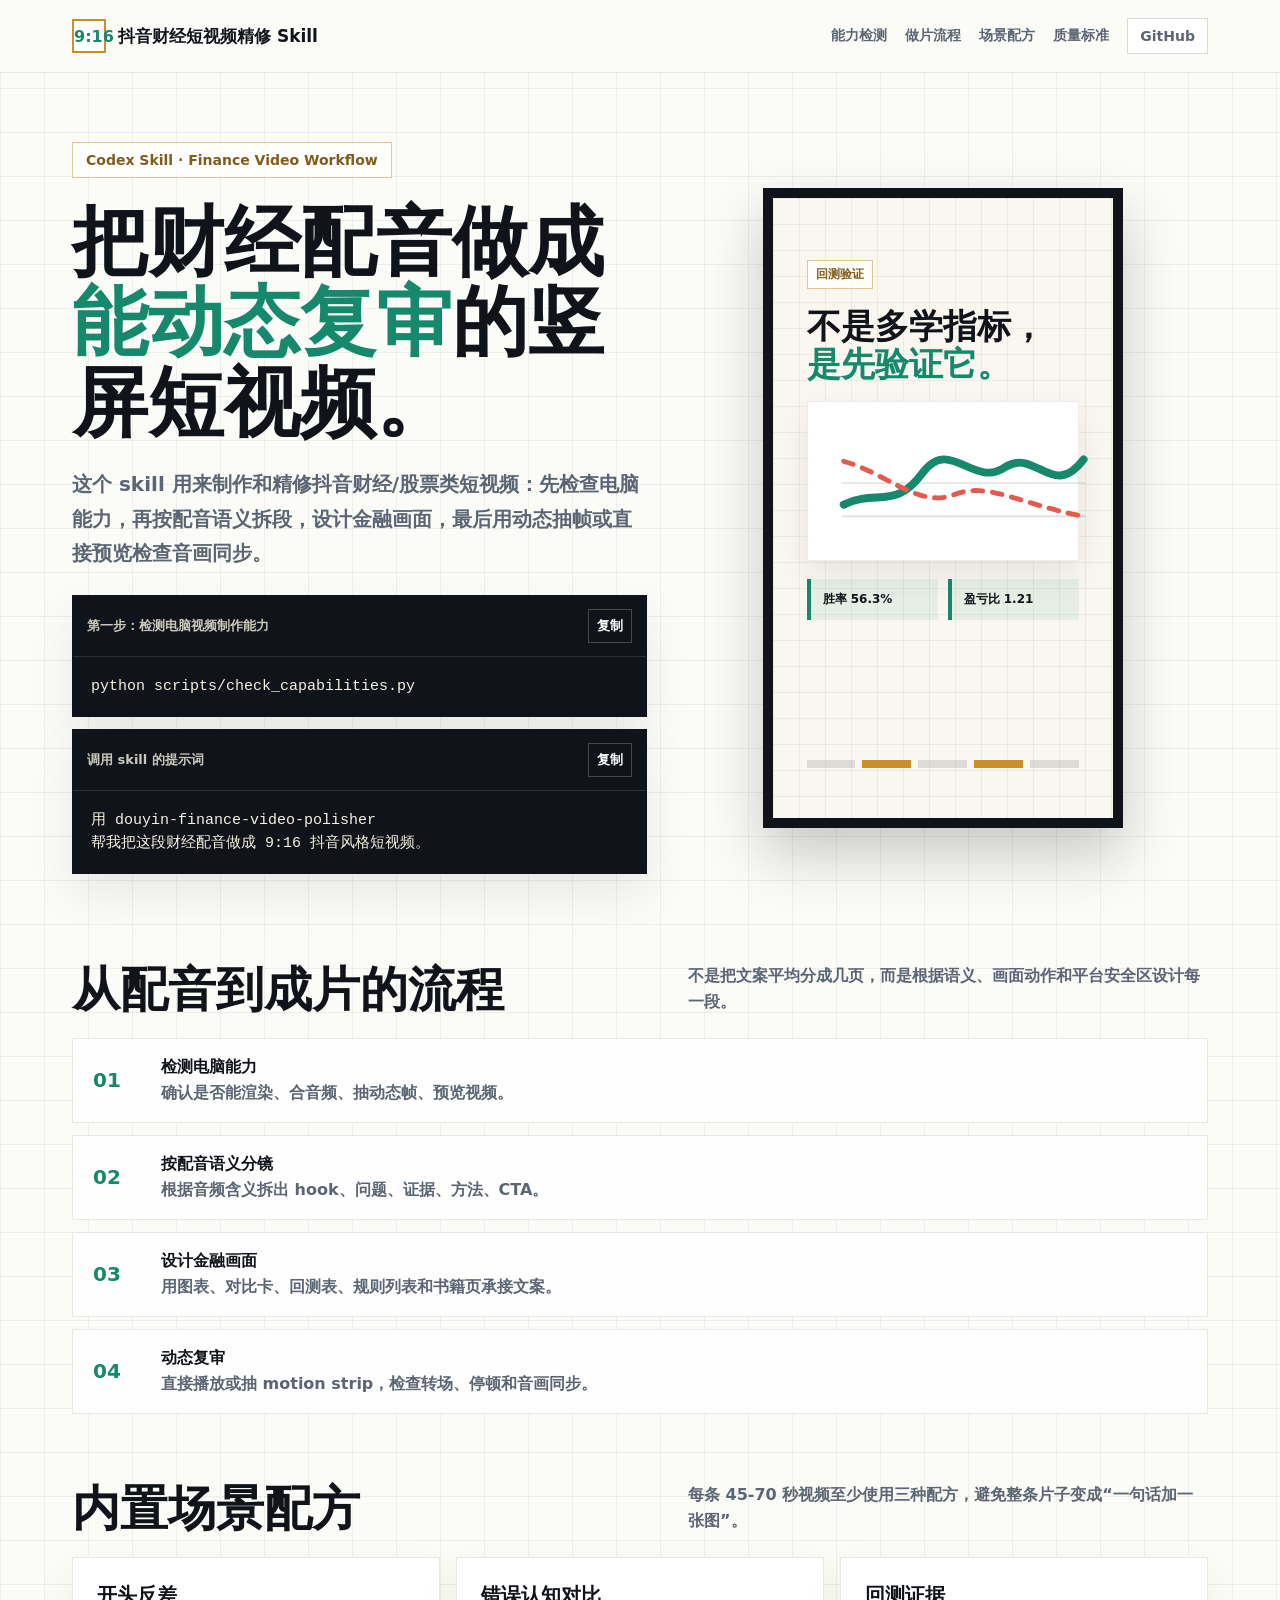
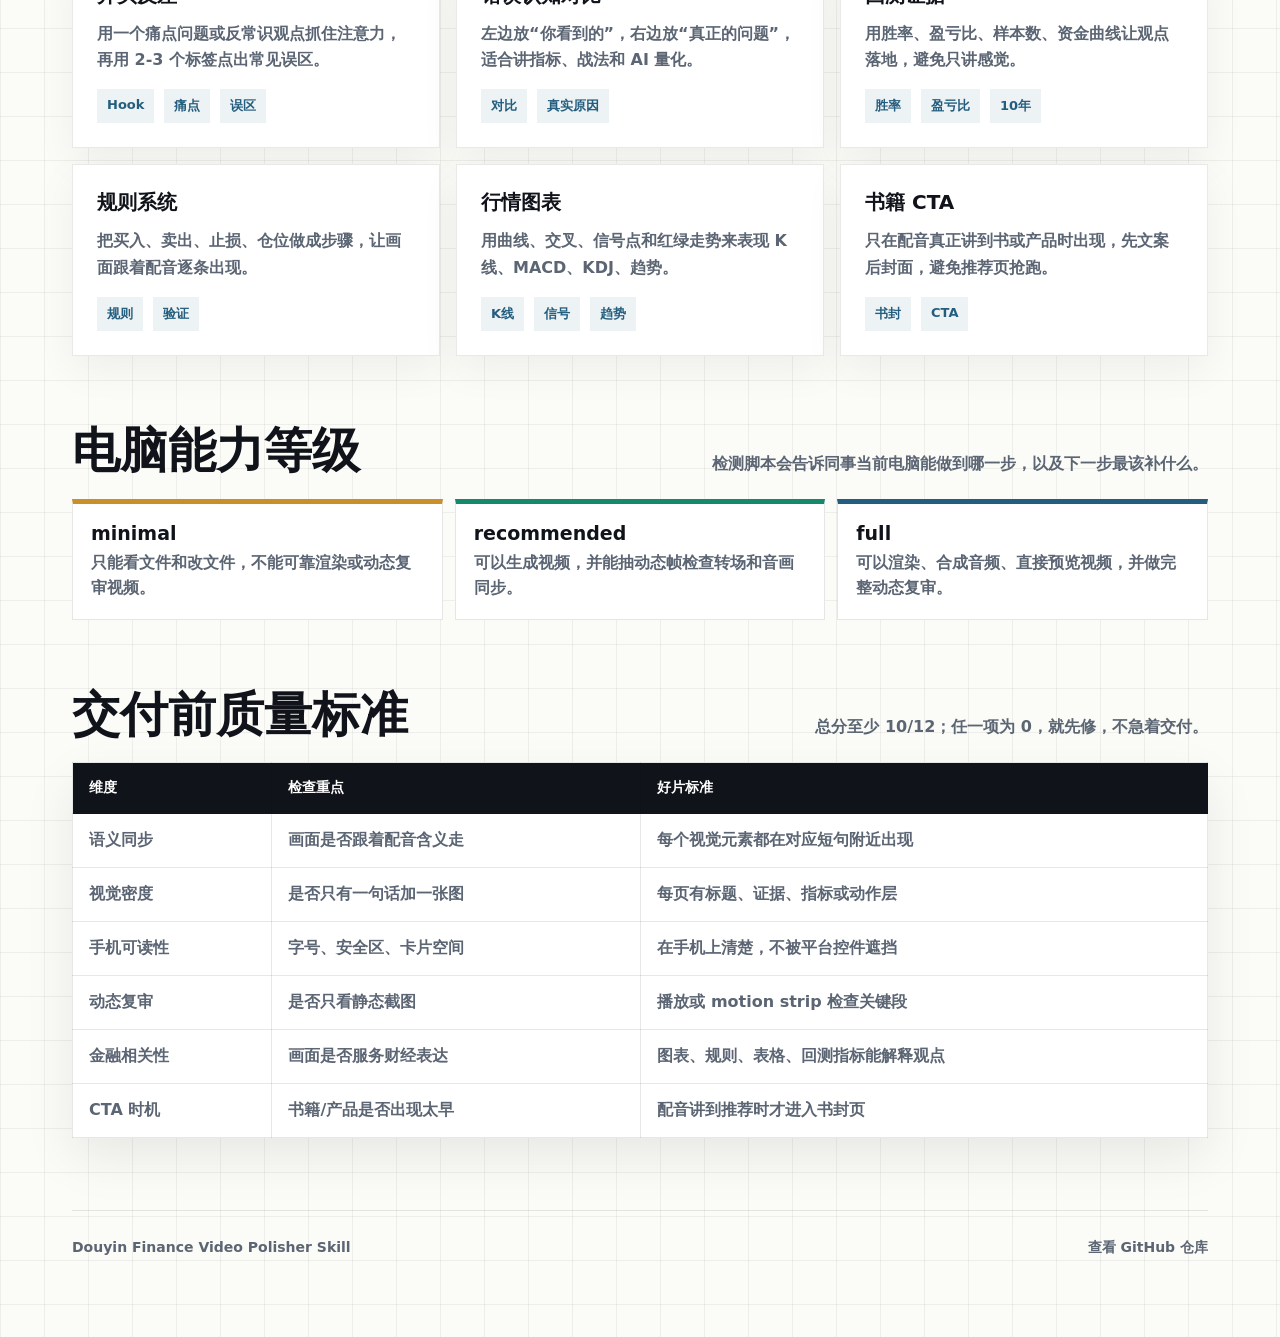
<file: docs/index.html>
<!doctype html>
<html lang="zh-CN">
  <head>
    <meta charset="utf-8" />
    <meta name="viewport" content="width=device-width, initial-scale=1" />
    <title>抖音财经短视频精修 Skill</title>
    <meta
      name="description"
      content="一个用于制作和精修抖音财经短视频的 Codex skill，支持能力检测、语义分镜、动态复审和质量评分。"
    />
    <style>
      :root {
        --ink: #10131a;
        --muted: #5b6573;
        --line: #d9dfdd;
        --paper: #fbfbf7;
        --panel: #ffffff;
        --gold: #c88f2b;
        --green: #16886b;
        --red: #e45a4d;
        --blue: #245e7e;
        --shadow: 0 20px 48px rgba(16, 19, 26, 0.08);
      }

      * {
        box-sizing: border-box;
      }

      html {
        scroll-behavior: smooth;
      }

      body {
        margin: 0;
        color: var(--ink);
        background:
          linear-gradient(rgba(16, 19, 26, 0.055) 1px, transparent 1px),
          linear-gradient(90deg, rgba(16, 19, 26, 0.055) 1px, transparent 1px),
          var(--paper);
        background-size: 44px 44px;
        font-family: "Microsoft YaHei", "PingFang SC", "Noto Sans CJK SC", system-ui, sans-serif;
        overflow-x: hidden;
      }

      a {
        color: inherit;
        text-decoration: none;
      }

      button,
      input {
        font: inherit;
      }

      .site-header {
        position: sticky;
        top: 0;
        z-index: 20;
        border-bottom: 1px solid rgba(16, 19, 26, 0.08);
        background: rgba(251, 251, 247, 0.92);
        backdrop-filter: blur(14px);
      }

      .nav {
        max-width: 1180px;
        margin: 0 auto;
        padding: 18px 22px;
        display: flex;
        align-items: center;
        justify-content: space-between;
        gap: 18px;
      }

      .brand {
        display: flex;
        align-items: center;
        gap: 12px;
        min-width: 0;
      }

      .brand-mark {
        width: 34px;
        height: 34px;
        border: 2px solid var(--gold);
        display: grid;
        place-items: center;
        color: var(--green);
        font-weight: 900;
        background: var(--panel);
      }

      .brand-title {
        font-size: 17px;
        font-weight: 900;
        white-space: nowrap;
      }

      .nav-links {
        display: flex;
        align-items: center;
        flex-wrap: wrap;
        gap: 18px;
        color: var(--muted);
        font-size: 14px;
        font-weight: 800;
      }

      .nav-links a:hover {
        color: var(--ink);
      }

      .repo-link {
        padding: 9px 12px;
        border: 1px solid rgba(16, 19, 26, 0.16);
        background: var(--panel);
      }

      main {
        max-width: 1180px;
        margin: 0 auto;
        padding: 48px 22px 80px;
      }

      .hero {
        display: grid;
        grid-template-columns: minmax(0, 1.04fr) minmax(320px, 0.96fr);
        gap: 30px;
        align-items: stretch;
        min-height: calc(100vh - 126px);
      }

      .hero-copy {
        display: flex;
        flex-direction: column;
        justify-content: center;
        gap: 24px;
        min-width: 0;
      }

      .eyebrow {
        width: fit-content;
        border: 1px solid rgba(200, 143, 43, 0.5);
        color: #825c1b;
        background: rgba(255, 255, 255, 0.72);
        padding: 9px 13px;
        font-size: 14px;
        font-weight: 900;
      }

      h1 {
        margin: 0;
        max-width: 820px;
        font-size: clamp(42px, 6.4vw, 76px);
        line-height: 1.06;
        letter-spacing: 0;
        overflow-wrap: anywhere;
      }

      .accent-green {
        color: var(--green);
      }

      .accent-gold {
        color: var(--gold);
      }

      .lead {
        margin: 0;
        max-width: 720px;
        color: var(--muted);
        font-size: 20px;
        line-height: 1.72;
        font-weight: 700;
        overflow-wrap: anywhere;
      }

      .quick-actions {
        display: grid;
        grid-template-columns: 1fr;
        gap: 12px;
        min-width: 0;
      }

      .command-box {
        border: 1px solid rgba(16, 19, 26, 0.12);
        background: var(--ink);
        color: #f7f1df;
        box-shadow: var(--shadow);
        min-width: 0;
      }

      .command-head {
        display: flex;
        align-items: center;
        justify-content: space-between;
        gap: 14px;
        padding: 13px 14px;
        border-bottom: 1px solid rgba(255, 255, 255, 0.12);
        color: rgba(247, 241, 223, 0.82);
        font-size: 13px;
        font-weight: 900;
      }

      .command-head span {
        min-width: 0;
        overflow-wrap: anywhere;
      }

      .copy-btn {
        flex: 0 0 auto;
        min-width: 44px;
        height: 34px;
        border: 1px solid rgba(255, 255, 255, 0.22);
        background: transparent;
        color: #fff;
        cursor: pointer;
        font-weight: 900;
      }

      .copy-btn:hover {
        border-color: var(--gold);
      }

      pre {
        margin: 0;
        padding: 18px;
        overflow-x: auto;
        font-size: 15px;
        line-height: 1.55;
        white-space: pre-wrap;
        overflow-wrap: anywhere;
        word-break: break-all;
      }

      .hero-panel {
        display: flex;
        align-items: center;
        justify-content: center;
        min-height: 640px;
      }

      .phone-preview {
        position: relative;
        width: min(360px, 100%);
        aspect-ratio: 9 / 16;
        border: 10px solid var(--ink);
        background: #f9f7f0;
        box-shadow: 0 26px 54px rgba(16, 19, 26, 0.22);
        overflow: hidden;
      }

      .phone-preview::before {
        content: "";
        position: absolute;
        inset: 0;
        background:
          linear-gradient(rgba(16, 19, 26, 0.055) 1px, transparent 1px),
          linear-gradient(90deg, rgba(16, 19, 26, 0.055) 1px, transparent 1px);
        background-size: 26px 26px;
      }

      .phone-content {
        position: relative;
        height: 100%;
        padding: 62px 34px 50px;
        display: flex;
        flex-direction: column;
        gap: 18px;
      }

      .phone-kicker {
        width: fit-content;
        border: 1px solid rgba(200, 143, 43, 0.5);
        padding: 5px 8px;
        font-size: 12px;
        color: #825c1b;
        background: rgba(255, 255, 255, 0.75);
        font-weight: 900;
      }

      .phone-title {
        margin: 0;
        font-size: 34px;
        line-height: 1.12;
        font-weight: 900;
      }

      .video-card {
        position: relative;
        background: var(--panel);
        padding: 18px;
        border: 1px solid rgba(16, 19, 26, 0.08);
        box-shadow: 0 14px 34px rgba(16, 19, 26, 0.08);
      }

      .chart {
        height: 118px;
      }

      .metric-row {
        display: grid;
        grid-template-columns: 1fr 1fr;
        gap: 10px;
      }

      .metric {
        padding: 12px;
        background: rgba(22, 136, 107, 0.08);
        border-left: 4px solid var(--green);
        font-size: 12px;
        font-weight: 900;
      }

      .timeline {
        margin-top: auto;
        display: grid;
        grid-template-columns: repeat(5, 1fr);
        gap: 7px;
      }

      .timeline span {
        height: 8px;
        background: rgba(16, 19, 26, 0.12);
      }

      .timeline span:nth-child(2),
      .timeline span:nth-child(4) {
        background: var(--gold);
      }

      .section {
        padding: 68px 0 0;
      }

      .section-head {
        display: flex;
        align-items: end;
        justify-content: space-between;
        gap: 22px;
        margin-bottom: 22px;
      }

      h2 {
        margin: 0;
        font-size: clamp(30px, 4vw, 48px);
        line-height: 1.1;
      }

      .section-note {
        margin: 0;
        max-width: 520px;
        color: var(--muted);
        line-height: 1.65;
        font-weight: 700;
      }

      .grid-3,
      .grid-2 {
        display: grid;
        gap: 16px;
      }

      .grid-3 {
        grid-template-columns: repeat(3, 1fr);
      }

      .grid-2 {
        grid-template-columns: repeat(2, 1fr);
      }

      .info-card {
        background: var(--panel);
        border: 1px solid rgba(16, 19, 26, 0.09);
        padding: 24px;
        min-height: 164px;
        box-shadow: 0 14px 38px rgba(16, 19, 26, 0.055);
      }

      .info-card h3 {
        margin: 0 0 12px;
        font-size: 20px;
      }

      .info-card p {
        margin: 0;
        color: var(--muted);
        line-height: 1.65;
        font-weight: 700;
      }

      .tag-list {
        display: flex;
        flex-wrap: wrap;
        gap: 10px;
        margin-top: 16px;
      }

      .tag {
        padding: 8px 10px;
        background: rgba(36, 94, 126, 0.08);
        color: var(--blue);
        font-size: 13px;
        font-weight: 900;
      }

      .steps {
        display: grid;
        gap: 12px;
        counter-reset: step;
      }

      .step {
        counter-increment: step;
        display: grid;
        grid-template-columns: 52px 1fr;
        align-items: center;
        gap: 16px;
        padding: 18px 20px;
        border: 1px solid rgba(16, 19, 26, 0.09);
        background: rgba(255, 255, 255, 0.88);
      }

      .step::before {
        content: counter(step, decimal-leading-zero);
        color: var(--green);
        font-size: 20px;
        font-weight: 900;
      }

      .step strong {
        display: block;
        margin-bottom: 5px;
      }

      .step span {
        color: var(--muted);
        font-weight: 700;
      }

      .rubric {
        width: 100%;
        border-collapse: collapse;
        background: var(--panel);
        box-shadow: var(--shadow);
      }

      .rubric th,
      .rubric td {
        border: 1px solid rgba(16, 19, 26, 0.1);
        padding: 16px;
        text-align: left;
        vertical-align: top;
      }

      .rubric th {
        background: var(--ink);
        color: #fff;
        font-size: 14px;
      }

      .rubric td {
        color: var(--muted);
        font-weight: 700;
      }

      .status-strip {
        display: grid;
        grid-template-columns: repeat(3, 1fr);
        gap: 12px;
      }

      .status {
        padding: 18px;
        background: var(--panel);
        border: 1px solid rgba(16, 19, 26, 0.1);
        border-top: 5px solid var(--gold);
      }

      .status:nth-child(2) {
        border-top-color: var(--green);
      }

      .status:nth-child(3) {
        border-top-color: var(--blue);
      }

      .status b {
        display: block;
        margin-bottom: 7px;
        font-size: 19px;
      }

      .status span {
        color: var(--muted);
        line-height: 1.55;
        font-weight: 700;
      }

      .footer {
        margin-top: 72px;
        padding: 28px 0 0;
        border-top: 1px solid rgba(16, 19, 26, 0.1);
        color: var(--muted);
        display: flex;
        justify-content: space-between;
        gap: 16px;
        flex-wrap: wrap;
        font-size: 14px;
        font-weight: 700;
      }

      @media (max-width: 860px) {
        .site-header,
        .hero,
        .quick-actions {
          max-width: 100%;
        }

        main {
          padding: 46px 16px 72px;
          width: 100%;
        }

        .nav {
          align-items: flex-start;
          flex-direction: column;
          padding: 16px;
        }

        .nav-links {
          width: 100%;
          gap: 10px 14px;
          overflow-x: visible;
          padding-bottom: 0;
        }

        .brand-title {
          white-space: normal;
        }

        .hero,
        .grid-3,
        .grid-2,
        .status-strip {
          grid-template-columns: 1fr;
        }

        .hero-panel {
          min-height: auto;
        }

        h1 {
          max-width: 100%;
          font-size: 30px;
          line-height: 1.08;
          word-break: break-all;
        }

        .lead {
          font-size: 17px;
          line-height: 1.68;
          word-break: break-all;
        }

        .command-box {
          width: calc(100vw - 32px);
          max-width: calc(100vw - 32px);
          overflow: hidden;
        }

        pre {
          overflow-x: hidden;
        }

        .phone-preview {
          width: min(330px, 100%);
        }

        .section-head {
          align-items: flex-start;
          flex-direction: column;
        }

        .rubric {
          display: block;
          overflow-x: auto;
          white-space: nowrap;
        }
      }
    </style>
  </head>
  <body>
    <header class="site-header">
      <nav class="nav" aria-label="主导航">
        <a class="brand" href="#top" aria-label="回到顶部">
          <span class="brand-mark">9:16</span>
          <span class="brand-title">抖音财经短视频精修 Skill</span>
        </a>
        <div class="nav-links">
          <a href="#capability">能力检测</a>
          <a href="#workflow">做片流程</a>
          <a href="#patterns">场景配方</a>
          <a href="#quality">质量标准</a>
          <a class="repo-link" href="https://github.com/huojiaheng123-cpu/douyin-finance-video-polisher-skill">GitHub</a>
        </div>
      </nav>
    </header>

    <main id="top">
      <section class="hero" aria-labelledby="hero-title">
        <div class="hero-copy">
          <div class="eyebrow">Codex Skill · Finance Video Workflow</div>
          <h1 id="hero-title">把财经配音做成<br /><span class="accent-green">能动态复审</span>的竖屏短视频。</h1>
          <p class="lead">
            这个 skill 用来制作和精修抖音财经/股票类短视频：先检查电脑能力，再按配音语义拆段，设计金融画面，最后用动态抽帧或直接预览检查音画同步。
          </p>

          <div class="quick-actions" id="capability">
            <div class="command-box">
              <div class="command-head">
                <span>第一步：检测电脑视频制作能力</span>
                <button class="copy-btn" data-copy="python scripts/check_capabilities.py" aria-label="复制检测命令">复制</button>
              </div>
              <pre><code>python scripts/check_capabilities.py</code></pre>
            </div>
            <div class="command-box">
              <div class="command-head">
                <span>调用 skill 的提示词</span>
                <button
                  class="copy-btn"
                  data-copy="用 douyin-finance-video-polisher 帮我把这段财经配音做成 9:16 抖音风格短视频。"
                  aria-label="复制提示词"
                >
                  复制
                </button>
              </div>
              <pre><code>用 douyin-finance-video-polisher
帮我把这段财经配音做成 9:16 抖音风格短视频。</code></pre>
            </div>
          </div>
        </div>

        <div class="hero-panel" aria-label="竖屏财经视频画面预览">
          <div class="phone-preview">
            <div class="phone-content">
              <span class="phone-kicker">回测验证</span>
              <h2 class="phone-title">不是多学指标，<br /><span class="accent-green">是先验证它。</span></h2>
              <div class="video-card">
                <svg class="chart" viewBox="0 0 280 120" role="img" aria-label="财经曲线示意">
                  <path d="M16 98 H264" stroke="rgba(16,19,26,.14)" stroke-width="2" />
                  <path d="M16 64 H264" stroke="rgba(16,19,26,.1)" stroke-width="2" />
                  <path d="M18 86 C52 70 70 92 98 54 C126 16 150 70 182 48 C214 28 230 82 262 40" fill="none" stroke="#16886b" stroke-width="8" stroke-linecap="round" />
                  <path d="M18 42 C62 54 94 90 130 76 C164 62 198 86 262 98" fill="none" stroke="#e45a4d" stroke-width="5" stroke-linecap="round" stroke-dasharray="10 10" />
                </svg>
              </div>
              <div class="metric-row">
                <div class="metric">胜率 56.3%</div>
                <div class="metric">盈亏比 1.21</div>
              </div>
              <div class="timeline" aria-hidden="true">
                <span></span><span></span><span></span><span></span><span></span>
              </div>
            </div>
          </div>
        </div>
      </section>

      <section class="section" id="workflow">
        <div class="section-head">
          <h2>从配音到成片的流程</h2>
          <p class="section-note">不是把文案平均分成几页，而是根据语义、画面动作和平台安全区设计每一段。</p>
        </div>
        <div class="steps">
          <div class="step"><div><strong>检测电脑能力</strong><span>确认是否能渲染、合音频、抽动态帧、预览视频。</span></div></div>
          <div class="step"><div><strong>按配音语义分镜</strong><span>根据音频含义拆出 hook、问题、证据、方法、CTA。</span></div></div>
          <div class="step"><div><strong>设计金融画面</strong><span>用图表、对比卡、回测表、规则列表和书籍页承接文案。</span></div></div>
          <div class="step"><div><strong>动态复审</strong><span>直接播放或抽 motion strip，检查转场、停顿和音画同步。</span></div></div>
        </div>
      </section>

      <section class="section" id="patterns">
        <div class="section-head">
          <h2>内置场景配方</h2>
          <p class="section-note">每条 45-70 秒视频至少使用三种配方，避免整条片子变成“一句话加一张图”。</p>
        </div>
        <div class="grid-3">
          <article class="info-card">
            <h3>开头反差</h3>
            <p>用一个痛点问题或反常识观点抓住注意力，再用 2-3 个标签点出常见误区。</p>
            <div class="tag-list"><span class="tag">Hook</span><span class="tag">痛点</span><span class="tag">误区</span></div>
          </article>
          <article class="info-card">
            <h3>错误认知对比</h3>
            <p>左边放“你看到的”，右边放“真正的问题”，适合讲指标、战法和 AI 量化。</p>
            <div class="tag-list"><span class="tag">对比</span><span class="tag">真实原因</span></div>
          </article>
          <article class="info-card">
            <h3>回测证据</h3>
            <p>用胜率、盈亏比、样本数、资金曲线让观点落地，避免只讲感觉。</p>
            <div class="tag-list"><span class="tag">胜率</span><span class="tag">盈亏比</span><span class="tag">10年</span></div>
          </article>
          <article class="info-card">
            <h3>规则系统</h3>
            <p>把买入、卖出、止损、仓位做成步骤，让画面跟着配音逐条出现。</p>
            <div class="tag-list"><span class="tag">规则</span><span class="tag">验证</span></div>
          </article>
          <article class="info-card">
            <h3>行情图表</h3>
            <p>用曲线、交叉、信号点和红绿走势来表现 K 线、MACD、KDJ、趋势。</p>
            <div class="tag-list"><span class="tag">K线</span><span class="tag">信号</span><span class="tag">趋势</span></div>
          </article>
          <article class="info-card">
            <h3>书籍 CTA</h3>
            <p>只在配音真正讲到书或产品时出现，先文案后封面，避免推荐页抢跑。</p>
            <div class="tag-list"><span class="tag">书封</span><span class="tag">CTA</span></div>
          </article>
        </div>
      </section>

      <section class="section">
        <div class="section-head">
          <h2>电脑能力等级</h2>
          <p class="section-note">检测脚本会告诉同事当前电脑能做到哪一步，以及下一步最该补什么。</p>
        </div>
        <div class="status-strip">
          <div class="status"><b>minimal</b><span>只能看文件和改文件，不能可靠渲染或动态复审视频。</span></div>
          <div class="status"><b>recommended</b><span>可以生成视频，并能抽动态帧检查转场和音画同步。</span></div>
          <div class="status"><b>full</b><span>可以渲染、合成音频、直接预览视频，并做完整动态复审。</span></div>
        </div>
      </section>

      <section class="section" id="quality">
        <div class="section-head">
          <h2>交付前质量标准</h2>
          <p class="section-note">总分至少 10/12；任一项为 0，就先修，不急着交付。</p>
        </div>
        <table class="rubric">
          <thead>
            <tr>
              <th>维度</th>
              <th>检查重点</th>
              <th>好片标准</th>
            </tr>
          </thead>
          <tbody>
            <tr><td>语义同步</td><td>画面是否跟着配音含义走</td><td>每个视觉元素都在对应短句附近出现</td></tr>
            <tr><td>视觉密度</td><td>是否只有一句话加一张图</td><td>每页有标题、证据、指标或动作层</td></tr>
            <tr><td>手机可读性</td><td>字号、安全区、卡片空间</td><td>在手机上清楚，不被平台控件遮挡</td></tr>
            <tr><td>动态复审</td><td>是否只看静态截图</td><td>播放或 motion strip 检查关键段</td></tr>
            <tr><td>金融相关性</td><td>画面是否服务财经表达</td><td>图表、规则、表格、回测指标能解释观点</td></tr>
            <tr><td>CTA 时机</td><td>书籍/产品是否出现太早</td><td>配音讲到推荐时才进入书封页</td></tr>
          </tbody>
        </table>
      </section>

      <footer class="footer">
        <span>Douyin Finance Video Polisher Skill</span>
        <a href="https://github.com/huojiaheng123-cpu/douyin-finance-video-polisher-skill">查看 GitHub 仓库</a>
      </footer>
    </main>

    <script>
      const buttons = document.querySelectorAll("[data-copy]");
      buttons.forEach((button) => {
        button.addEventListener("click", async () => {
          const text = button.getAttribute("data-copy");
          try {
            await navigator.clipboard.writeText(text);
            const old = button.textContent;
            button.textContent = "已复制";
            window.setTimeout(() => {
              button.textContent = old;
            }, 1200);
          } catch {
            button.textContent = "手动复制";
          }
        });
      });
    </script>
  </body>
</html>
</file>
